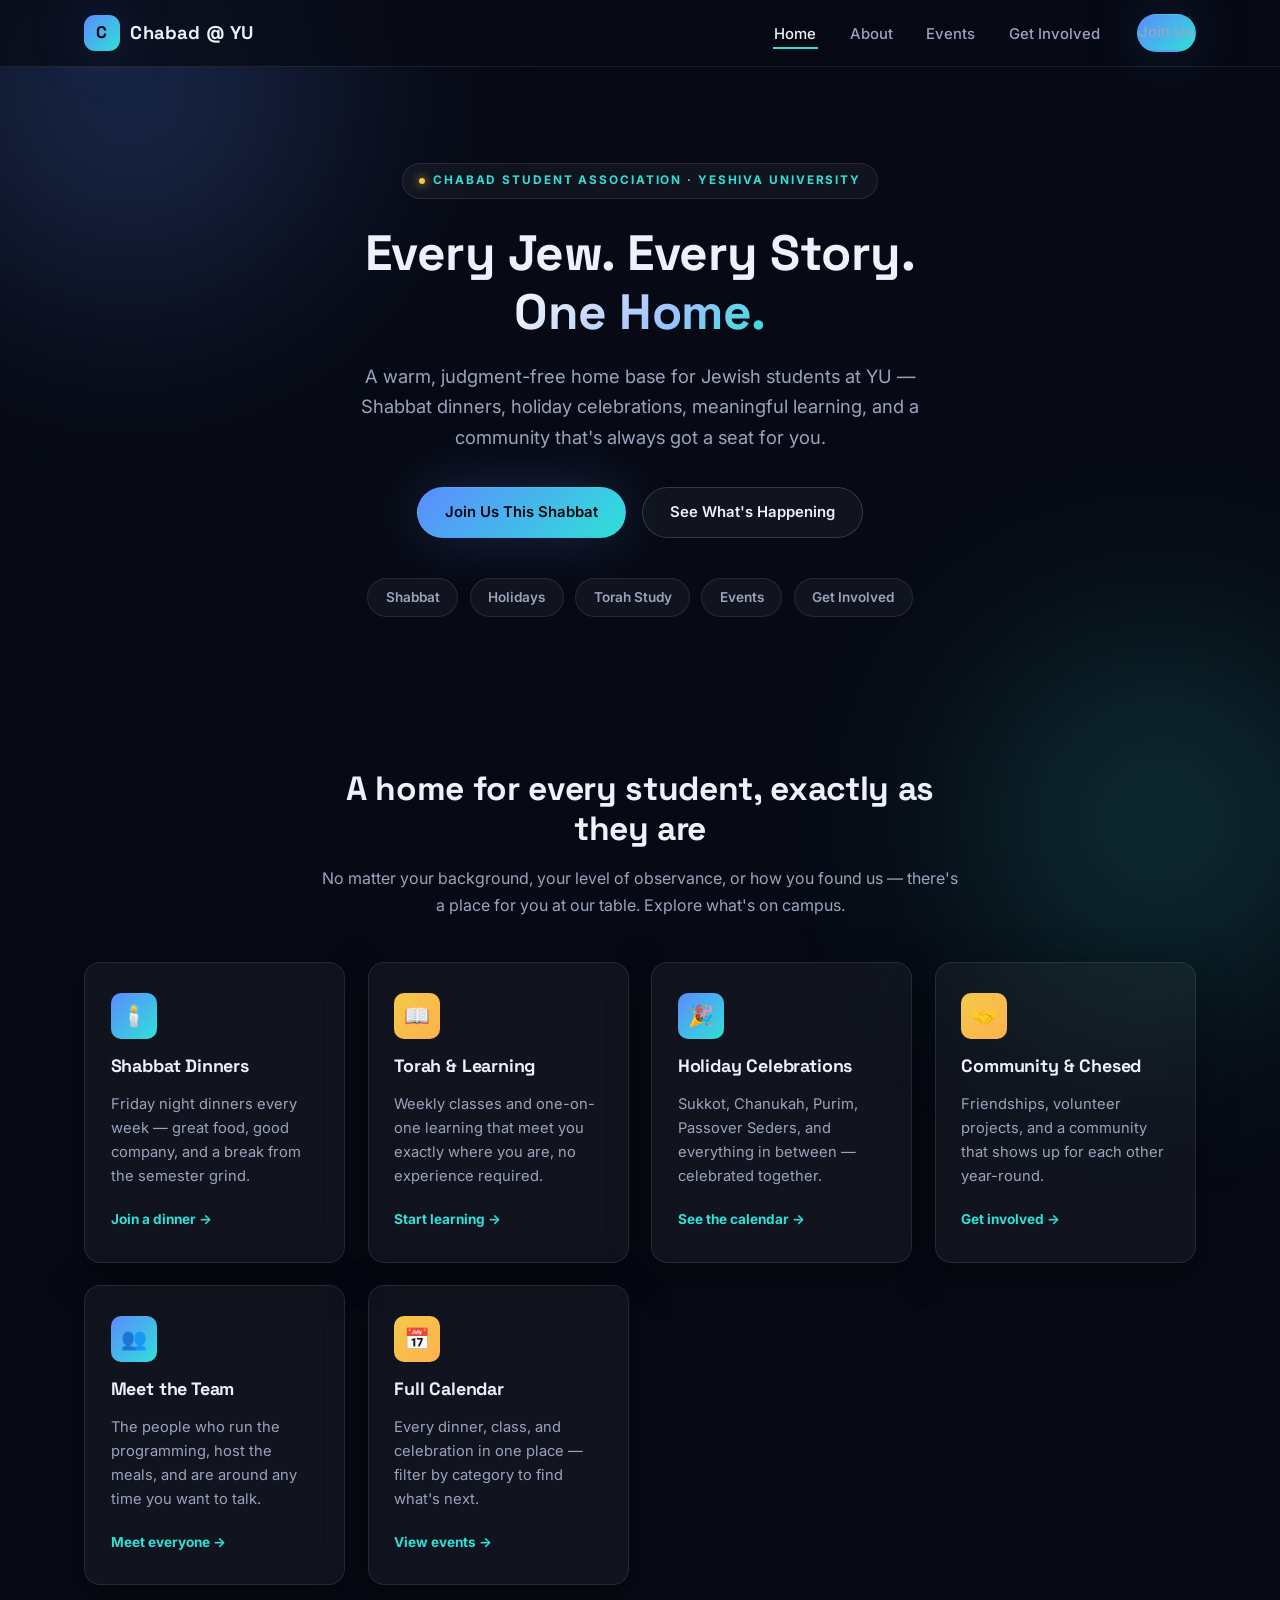
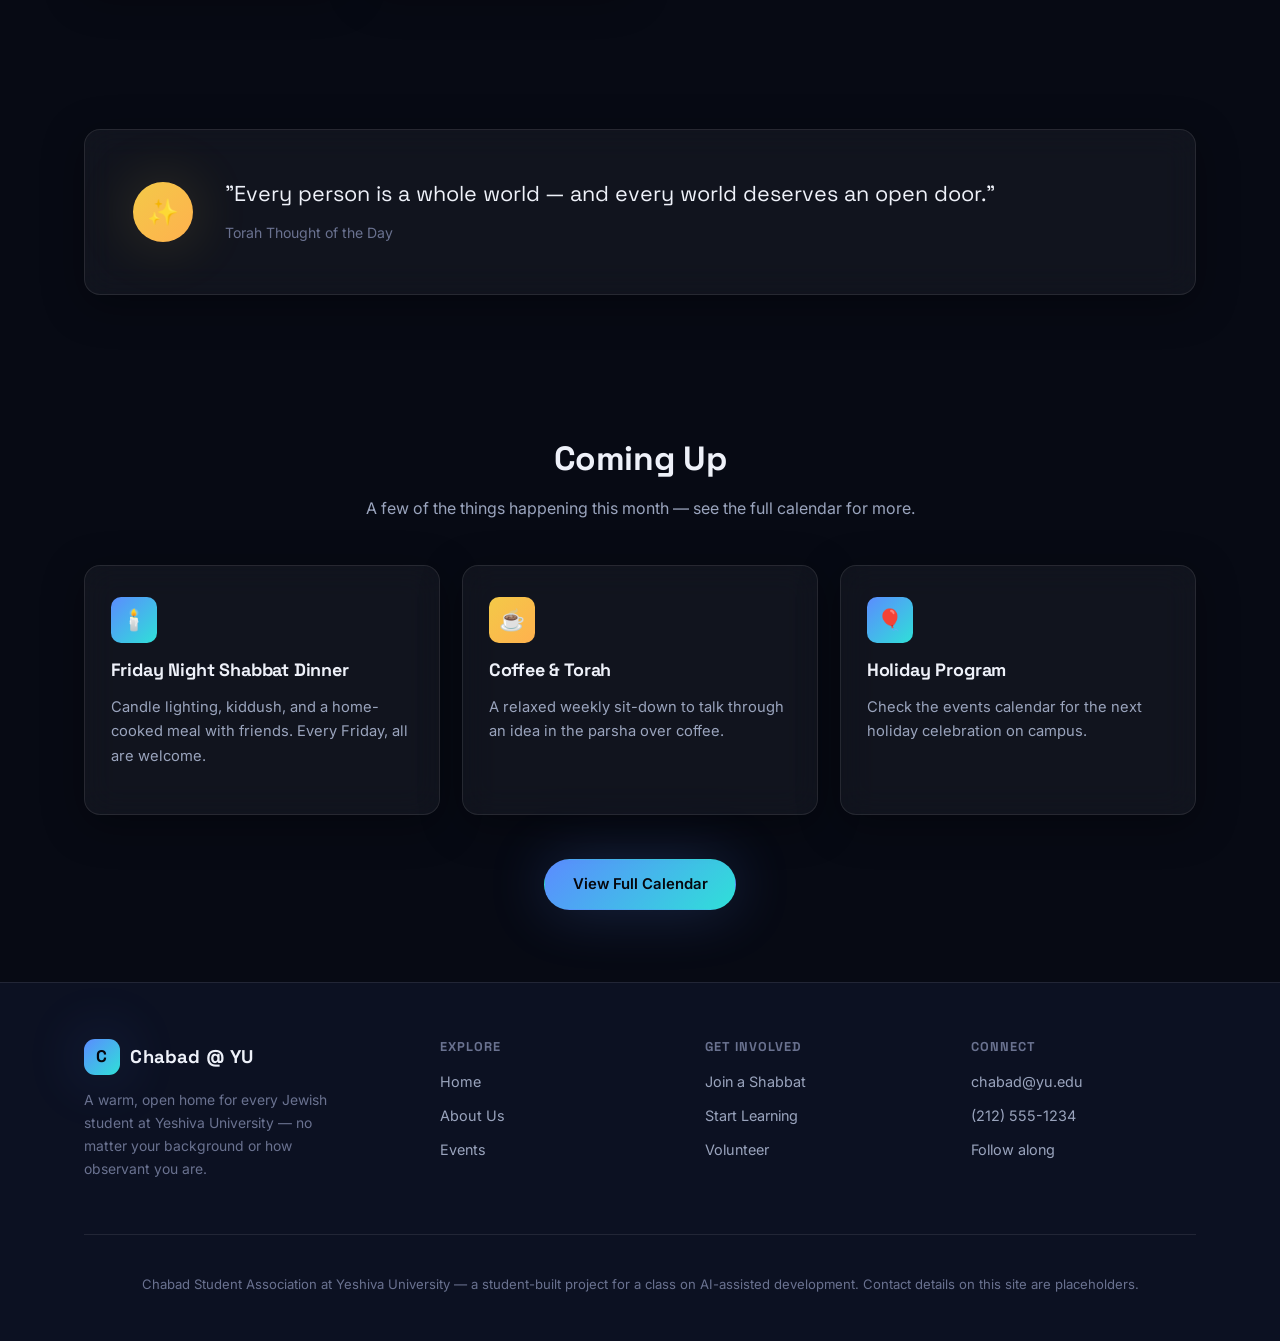
<file: index.html>
<!DOCTYPE html>
<html lang="en">
<head>
  <meta charset="UTF-8" />
  <meta name="viewport" content="width=device-width, initial-scale=1.0" />
  <title>Chabad Student Association at YU</title>
  <meta name="description" content="Chabad Student Association at Yeshiva University — a warm, open home for every Jewish student on campus." />
  <link rel="preconnect" href="https://fonts.googleapis.com">
  <link href="https://fonts.googleapis.com/css2?family=Space+Grotesk:wght@500;700&family=Inter:wght@400;500;600;700&display=swap" rel="stylesheet">
  <link rel="stylesheet" href="css/styles.css" />
</head>
<body>

  <header class="site-header">
    <nav class="nav-wrap">
      <a href="index.html" class="brand">
        <span class="brand-mark">C</span>
        Chabad @ YU
      </a>
      <button class="nav-toggle" aria-label="Toggle navigation" aria-expanded="false">&#9776;</button>
      <ul class="nav-links">
        <li><a href="index.html">Home</a></li>
        <li><a href="about.html">About</a></li>
        <li><a href="events.html">Events</a></li>
        <li><a href="get-involved.html">Get Involved</a></li>
        <li><a href="get-involved.html" class="btn btn-primary btn-sm">Join Us</a></li>
      </ul>
    </nav>
  </header>

  <section class="hero">
    <div class="hero-inner">
      <span class="eyebrow"><span class="dot"></span> Chabad Student Association &middot; Yeshiva University</span>
      <h1>Every Jew. Every Story.<br><span class="gradient-text">One Home.</span></h1>
      <p class="lead">
        A warm, judgment-free home base for Jewish students at YU — Shabbat dinners, holiday
        celebrations, meaningful learning, and a community that's always got a seat for you.
      </p>
      <div class="hero-actions">
        <a href="get-involved.html" class="btn btn-primary">Join Us This Shabbat</a>
        <a href="events.html" class="btn btn-ghost">See What's Happening</a>
      </div>
      <div class="chip-row">
        <a href="#explore" class="chip">Shabbat</a>
        <a href="#explore" class="chip">Holidays</a>
        <a href="#explore" class="chip">Torah Study</a>
        <a href="events.html" class="chip">Events</a>
        <a href="get-involved.html" class="chip">Get Involved</a>
      </div>
    </div>
  </section>

  <section id="explore">
    <div class="container">
      <div class="section-head reveal">
        <h2>A home for every student, exactly as they are</h2>
        <p>
          No matter your background, your level of observance, or how you found us —
          there's a place for you at our table. Explore what's on campus.
        </p>
      </div>
      <div class="tile-grid">
        <a href="get-involved.html" class="tile glass reveal">
          <div class="tile-icon">🕯️</div>
          <h3>Shabbat Dinners</h3>
          <p>Friday night dinners every week — great food, good company, and a break from the semester grind.</p>
          <span class="tile-link">Join a dinner →</span>
        </a>
        <a href="about.html" class="tile glass gold reveal">
          <div class="tile-icon">📖</div>
          <h3>Torah &amp; Learning</h3>
          <p>Weekly classes and one-on-one learning that meet you exactly where you are, no experience required.</p>
          <span class="tile-link">Start learning →</span>
        </a>
        <a href="events.html" class="tile glass reveal">
          <div class="tile-icon">🎉</div>
          <h3>Holiday Celebrations</h3>
          <p>Sukkot, Chanukah, Purim, Passover Seders, and everything in between — celebrated together.</p>
          <span class="tile-link">See the calendar →</span>
        </a>
        <a href="get-involved.html" class="tile glass gold reveal">
          <div class="tile-icon">🤝</div>
          <h3>Community &amp; Chesed</h3>
          <p>Friendships, volunteer projects, and a community that shows up for each other year-round.</p>
          <span class="tile-link">Get involved →</span>
        </a>
        <a href="about.html" class="tile glass reveal">
          <div class="tile-icon">👥</div>
          <h3>Meet the Team</h3>
          <p>The people who run the programming, host the meals, and are around any time you want to talk.</p>
          <span class="tile-link">Meet everyone →</span>
        </a>
        <a href="events.html" class="tile glass gold reveal">
          <div class="tile-icon">📅</div>
          <h3>Full Calendar</h3>
          <p>Every dinner, class, and celebration in one place — filter by category to find what's next.</p>
          <span class="tile-link">View events →</span>
        </a>
      </div>
    </div>
  </section>

  <section>
    <div class="container">
      <div class="thought-panel glass reveal">
        <div class="thought-mark">✨</div>
        <div>
          <blockquote>"Every person is a whole world — and every world deserves an open door."</blockquote>
          <cite>Torah Thought of the Day</cite>
        </div>
      </div>
    </div>
  </section>

  <section>
    <div class="container">
      <div class="section-head reveal">
        <h2>Coming Up</h2>
        <p>A few of the things happening this month — see the full calendar for more.</p>
      </div>
      <div class="tile-grid">
        <div class="tile glass reveal">
          <div class="tile-icon">🕯️</div>
          <h3>Friday Night Shabbat Dinner</h3>
          <p>Candle lighting, kiddush, and a home-cooked meal with friends. Every Friday, all are welcome.</p>
        </div>
        <div class="tile glass gold reveal">
          <div class="tile-icon">☕</div>
          <h3>Coffee &amp; Torah</h3>
          <p>A relaxed weekly sit-down to talk through an idea in the parsha over coffee.</p>
        </div>
        <div class="tile glass reveal">
          <div class="tile-icon">🎈</div>
          <h3>Holiday Program</h3>
          <p>Check the events calendar for the next holiday celebration on campus.</p>
        </div>
      </div>
      <div style="text-align:center; margin-top: 2.75rem;">
        <a href="events.html" class="btn btn-primary">View Full Calendar</a>
      </div>
    </div>
  </section>

  <footer class="site-footer">
    <div class="container">
      <div class="footer-grid">
        <div class="footer-brand">
          <a href="index.html" class="brand">
            <span class="brand-mark">C</span>
            Chabad @ YU
          </a>
          <p>A warm, open home for every Jewish student at Yeshiva University — no matter your background or how observant you are.</p>
        </div>
        <div class="footer-col">
          <h4>Explore</h4>
          <ul>
            <li><a href="index.html">Home</a></li>
            <li><a href="about.html">About Us</a></li>
            <li><a href="events.html">Events</a></li>
          </ul>
        </div>
        <div class="footer-col">
          <h4>Get Involved</h4>
          <ul>
            <li><a href="get-involved.html">Join a Shabbat</a></li>
            <li><a href="get-involved.html">Start Learning</a></li>
            <li><a href="get-involved.html">Volunteer</a></li>
          </ul>
        </div>
        <div class="footer-col">
          <h4>Connect</h4>
          <ul>
            <li><a href="mailto:chabad@yu.edu">chabad@yu.edu</a></li>
            <li><a href="tel:+12125551234">(212) 555-1234</a></li>
            <li><a href="get-involved.html">Follow along</a></li>
          </ul>
        </div>
      </div>
      <div class="footer-bottom">
        <p>Chabad Student Association at Yeshiva University &mdash; a student-built project for a class on AI-assisted development. Contact details on this site are placeholders.</p>
      </div>
    </div>
  </footer>

  <script src="js/main.js"></script>
</body>
</html>
</file>
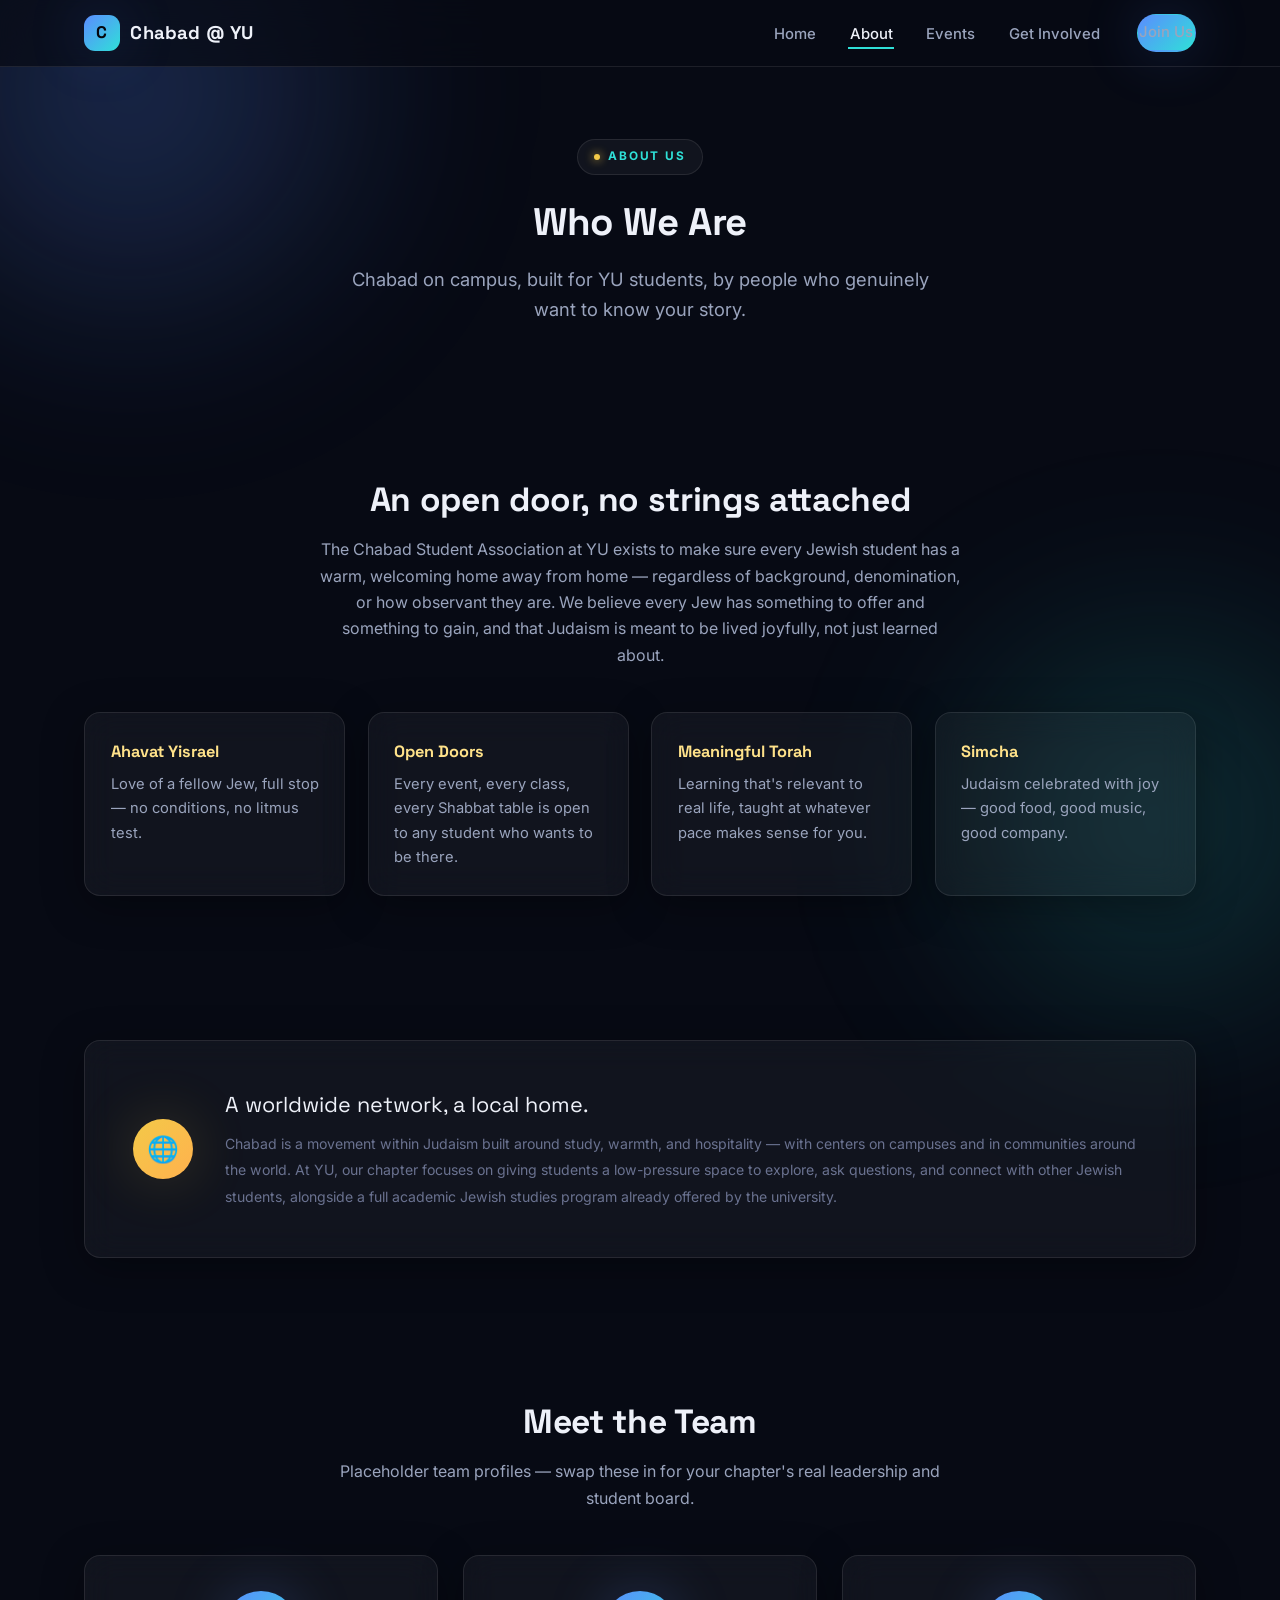
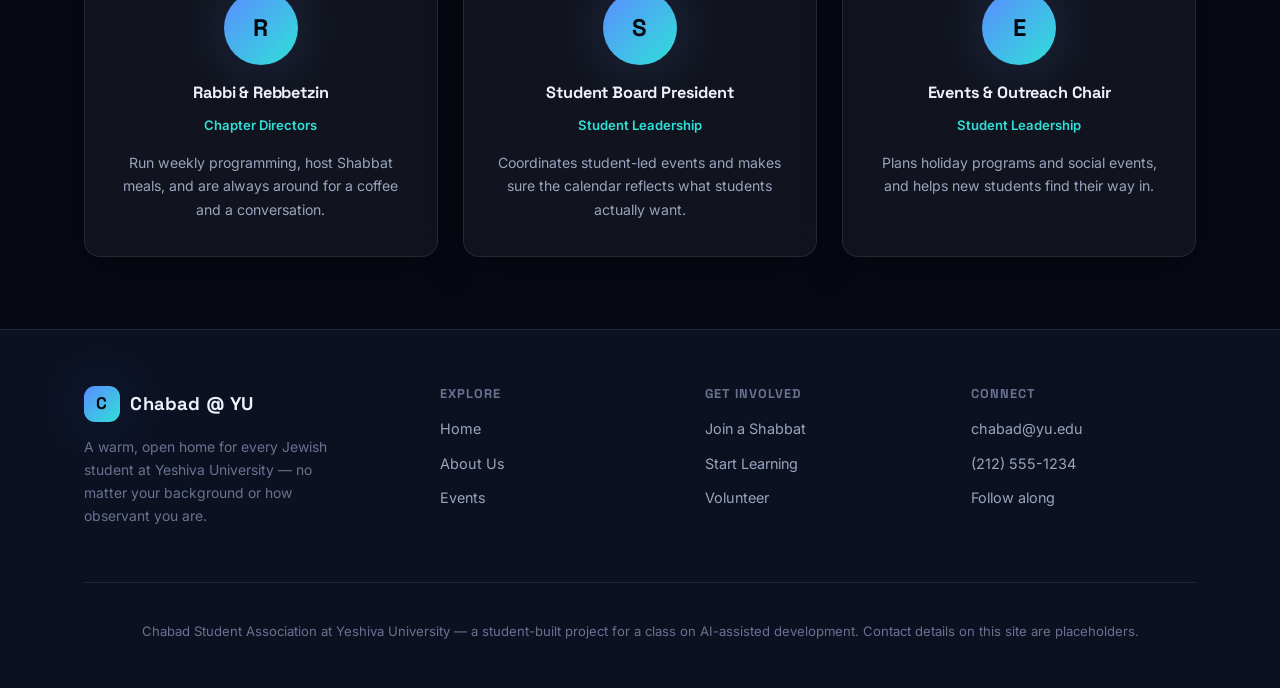
<file: about.html>
<!DOCTYPE html>
<html lang="en">
<head>
  <meta charset="UTF-8" />
  <meta name="viewport" content="width=device-width, initial-scale=1.0" />
  <title>About Us — Chabad Student Association at YU</title>
  <meta name="description" content="Learn about the Chabad Student Association at Yeshiva University: our mission, our values, and the people behind it." />
  <link rel="preconnect" href="https://fonts.googleapis.com">
  <link href="https://fonts.googleapis.com/css2?family=Space+Grotesk:wght@500;700&family=Inter:wght@400;500;600;700&display=swap" rel="stylesheet">
  <link rel="stylesheet" href="css/styles.css" />
</head>
<body>

  <header class="site-header">
    <nav class="nav-wrap">
      <a href="index.html" class="brand">
        <span class="brand-mark">C</span>
        Chabad @ YU
      </a>
      <button class="nav-toggle" aria-label="Toggle navigation" aria-expanded="false">&#9776;</button>
      <ul class="nav-links">
        <li><a href="index.html">Home</a></li>
        <li><a href="about.html">About</a></li>
        <li><a href="events.html">Events</a></li>
        <li><a href="get-involved.html">Get Involved</a></li>
        <li><a href="get-involved.html" class="btn btn-primary btn-sm">Join Us</a></li>
      </ul>
    </nav>
  </header>

  <section class="hero page-hero">
    <div class="hero-inner">
      <span class="eyebrow"><span class="dot"></span> About Us</span>
      <h1>Who We Are</h1>
      <p class="lead">
        Chabad on campus, built for YU students, by people who genuinely want to know your story.
      </p>
    </div>
  </section>

  <section>
    <div class="container">
      <div class="section-head reveal">
        <h2>An open door, no strings attached</h2>
        <p>
          The Chabad Student Association at YU exists to make sure every Jewish student has a warm,
          welcoming home away from home — regardless of background, denomination, or how observant
          they are. We believe every Jew has something to offer and something to gain, and that
          Judaism is meant to be lived joyfully, not just learned about.
        </p>
      </div>
      <ul class="value-list">
        <li class="glass reveal">
          <strong>Ahavat Yisrael</strong>
          <p>Love of a fellow Jew, full stop — no conditions, no litmus test.</p>
        </li>
        <li class="glass reveal">
          <strong>Open Doors</strong>
          <p>Every event, every class, every Shabbat table is open to any student who wants to be there.</p>
        </li>
        <li class="glass reveal">
          <strong>Meaningful Torah</strong>
          <p>Learning that's relevant to real life, taught at whatever pace makes sense for you.</p>
        </li>
        <li class="glass reveal">
          <strong>Simcha</strong>
          <p>Judaism celebrated with joy — good food, good music, good company.</p>
        </li>
      </ul>
    </div>
  </section>

  <section>
    <div class="container">
      <div class="thought-panel glass reveal">
        <div class="thought-mark">🌐</div>
        <div>
          <blockquote>A worldwide network, a local home.</blockquote>
          <cite>
            Chabad is a movement within Judaism built around study, warmth, and hospitality — with centers
            on campuses and in communities around the world. At YU, our chapter focuses on giving students
            a low-pressure space to explore, ask questions, and connect with other Jewish students, alongside
            a full academic Jewish studies program already offered by the university.
          </cite>
        </div>
      </div>
    </div>
  </section>

  <section>
    <div class="container">
      <div class="section-head reveal">
        <h2>Meet the Team</h2>
        <p>Placeholder team profiles — swap these in for your chapter's real leadership and student board.</p>
      </div>
      <div class="team-grid">
        <div class="team-card glass reveal">
          <div class="team-avatar">R</div>
          <h3>Rabbi &amp; Rebbetzin</h3>
          <p class="team-role">Chapter Directors</p>
          <p class="bio">Run weekly programming, host Shabbat meals, and are always around for a coffee and a conversation.</p>
        </div>
        <div class="team-card glass reveal">
          <div class="team-avatar">S</div>
          <h3>Student Board President</h3>
          <p class="team-role">Student Leadership</p>
          <p class="bio">Coordinates student-led events and makes sure the calendar reflects what students actually want.</p>
        </div>
        <div class="team-card glass reveal">
          <div class="team-avatar">E</div>
          <h3>Events &amp; Outreach Chair</h3>
          <p class="team-role">Student Leadership</p>
          <p class="bio">Plans holiday programs and social events, and helps new students find their way in.</p>
        </div>
      </div>
    </div>
  </section>

  <footer class="site-footer">
    <div class="container">
      <div class="footer-grid">
        <div class="footer-brand">
          <a href="index.html" class="brand">
            <span class="brand-mark">C</span>
            Chabad @ YU
          </a>
          <p>A warm, open home for every Jewish student at Yeshiva University — no matter your background or how observant you are.</p>
        </div>
        <div class="footer-col">
          <h4>Explore</h4>
          <ul>
            <li><a href="index.html">Home</a></li>
            <li><a href="about.html">About Us</a></li>
            <li><a href="events.html">Events</a></li>
          </ul>
        </div>
        <div class="footer-col">
          <h4>Get Involved</h4>
          <ul>
            <li><a href="get-involved.html">Join a Shabbat</a></li>
            <li><a href="get-involved.html">Start Learning</a></li>
            <li><a href="get-involved.html">Volunteer</a></li>
          </ul>
        </div>
        <div class="footer-col">
          <h4>Connect</h4>
          <ul>
            <li><a href="mailto:chabad@yu.edu">chabad@yu.edu</a></li>
            <li><a href="tel:+12125551234">(212) 555-1234</a></li>
            <li><a href="get-involved.html">Follow along</a></li>
          </ul>
        </div>
      </div>
      <div class="footer-bottom">
        <p>Chabad Student Association at Yeshiva University &mdash; a student-built project for a class on AI-assisted development. Contact details on this site are placeholders.</p>
      </div>
    </div>
  </footer>

  <script src="js/main.js"></script>
</body>
</html>
</file>
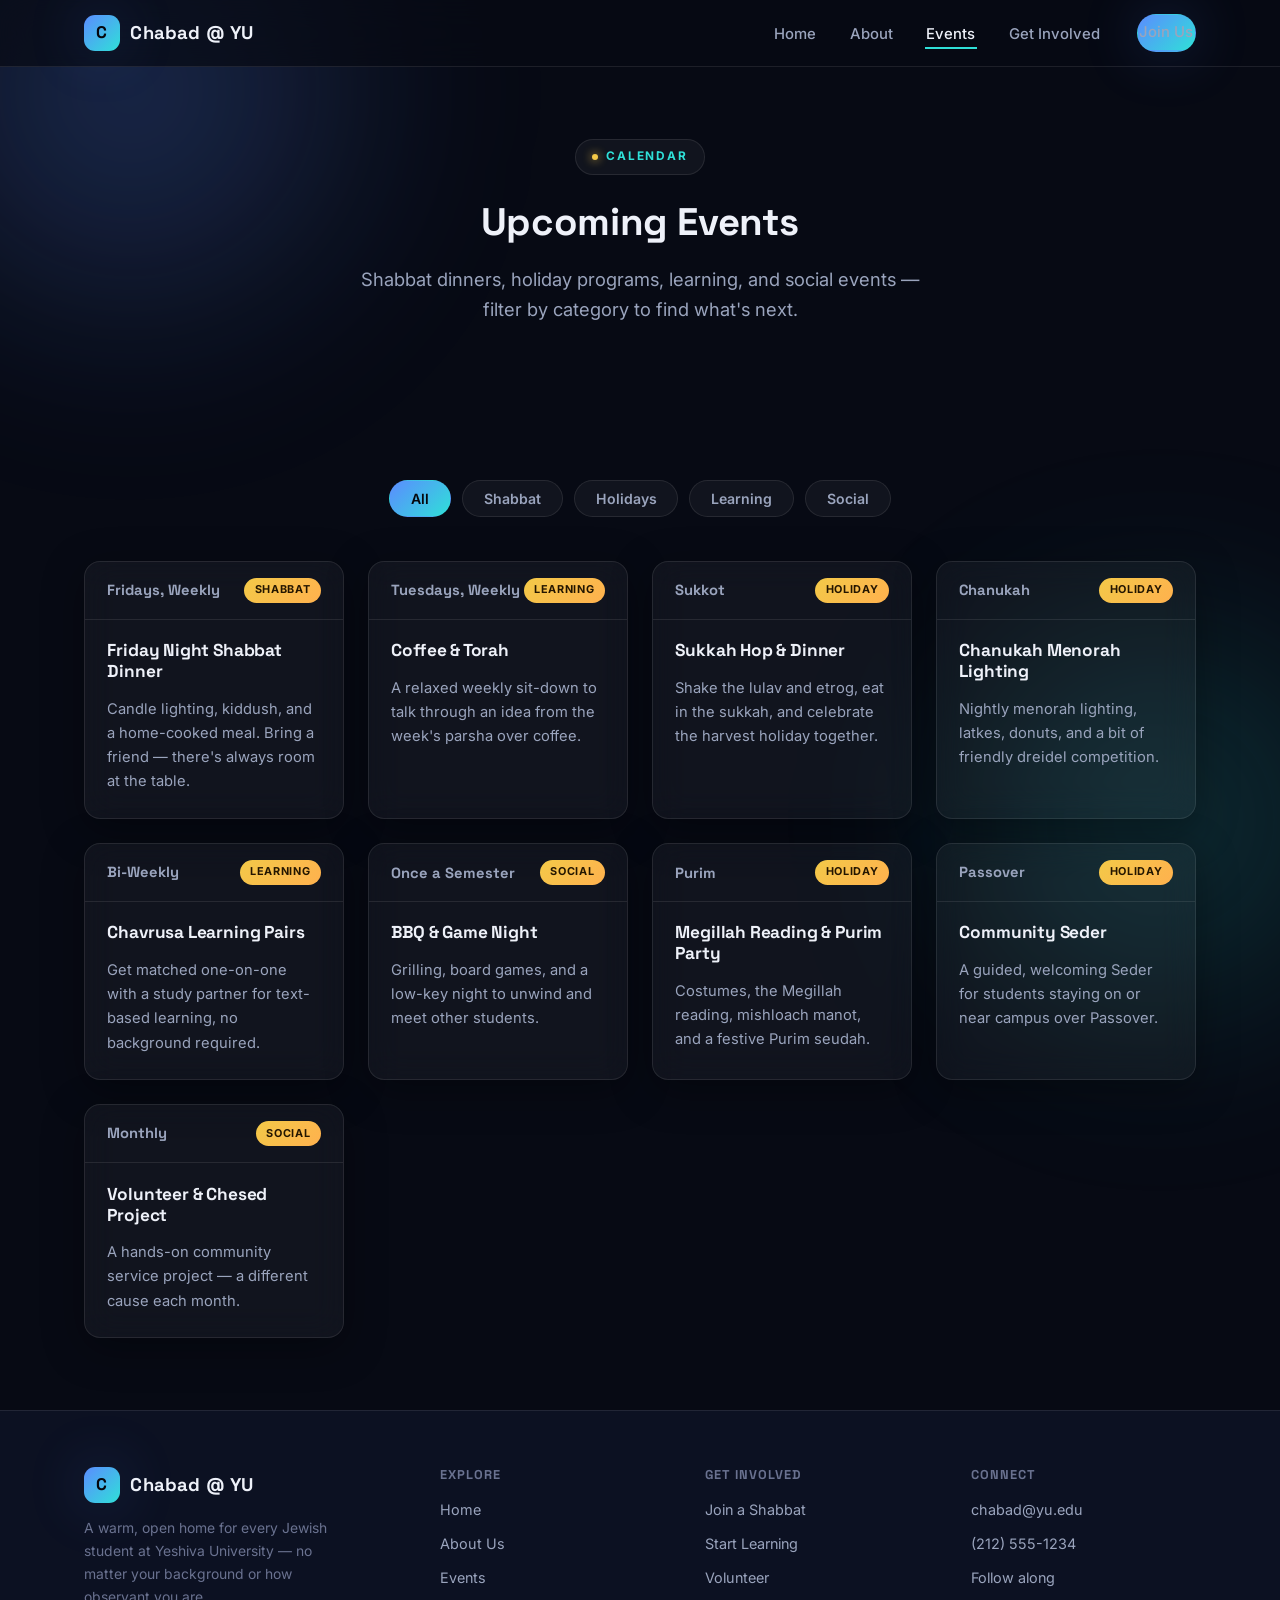
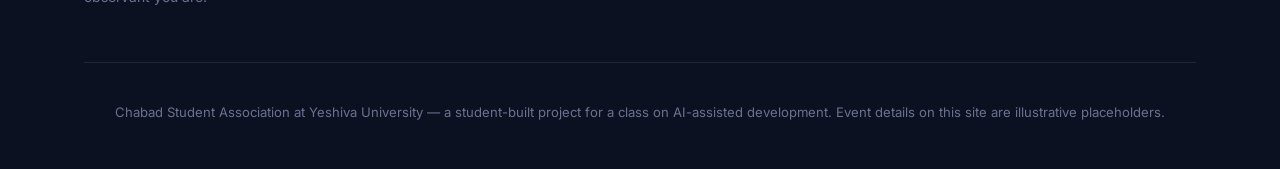
<file: events.html>
<!DOCTYPE html>
<html lang="en">
<head>
  <meta charset="UTF-8" />
  <meta name="viewport" content="width=device-width, initial-scale=1.0" />
  <title>Events — Chabad Student Association at YU</title>
  <meta name="description" content="Upcoming Shabbat dinners, holiday celebrations, learning, and social events with Chabad at Yeshiva University." />
  <link rel="preconnect" href="https://fonts.googleapis.com">
  <link href="https://fonts.googleapis.com/css2?family=Space+Grotesk:wght@500;700&family=Inter:wght@400;500;600;700&display=swap" rel="stylesheet">
  <link rel="stylesheet" href="css/styles.css" />
</head>
<body>

  <header class="site-header">
    <nav class="nav-wrap">
      <a href="index.html" class="brand">
        <span class="brand-mark">C</span>
        Chabad @ YU
      </a>
      <button class="nav-toggle" aria-label="Toggle navigation" aria-expanded="false">&#9776;</button>
      <ul class="nav-links">
        <li><a href="index.html">Home</a></li>
        <li><a href="about.html">About</a></li>
        <li><a href="events.html">Events</a></li>
        <li><a href="get-involved.html">Get Involved</a></li>
        <li><a href="get-involved.html" class="btn btn-primary btn-sm">Join Us</a></li>
      </ul>
    </nav>
  </header>

  <section class="hero page-hero">
    <div class="hero-inner">
      <span class="eyebrow"><span class="dot"></span> Calendar</span>
      <h1>Upcoming Events</h1>
      <p class="lead">
        Shabbat dinners, holiday programs, learning, and social events — filter by category to find what's next.
      </p>
    </div>
  </section>

  <section>
    <div class="container">

      <div class="filter-bar">
        <button class="filter-btn active" data-filter="all">All</button>
        <button class="filter-btn" data-filter="shabbat">Shabbat</button>
        <button class="filter-btn" data-filter="holiday">Holidays</button>
        <button class="filter-btn" data-filter="learning">Learning</button>
        <button class="filter-btn" data-filter="social">Social</button>
      </div>

      <div class="event-grid">

        <div class="event-card glass" data-category="shabbat">
          <div class="event-date">Fridays, Weekly <span class="event-tag">Shabbat</span></div>
          <div class="event-body">
            <h3>Friday Night Shabbat Dinner</h3>
            <p>Candle lighting, kiddush, and a home-cooked meal. Bring a friend — there's always room at the table.</p>
          </div>
        </div>

        <div class="event-card glass" data-category="learning">
          <div class="event-date">Tuesdays, Weekly <span class="event-tag">Learning</span></div>
          <div class="event-body">
            <h3>Coffee &amp; Torah</h3>
            <p>A relaxed weekly sit-down to talk through an idea from the week's parsha over coffee.</p>
          </div>
        </div>

        <div class="event-card glass" data-category="holiday">
          <div class="event-date">Sukkot <span class="event-tag">Holiday</span></div>
          <div class="event-body">
            <h3>Sukkah Hop &amp; Dinner</h3>
            <p>Shake the lulav and etrog, eat in the sukkah, and celebrate the harvest holiday together.</p>
          </div>
        </div>

        <div class="event-card glass" data-category="holiday">
          <div class="event-date">Chanukah <span class="event-tag">Holiday</span></div>
          <div class="event-body">
            <h3>Chanukah Menorah Lighting</h3>
            <p>Nightly menorah lighting, latkes, donuts, and a bit of friendly dreidel competition.</p>
          </div>
        </div>

        <div class="event-card glass" data-category="learning">
          <div class="event-date">Bi-Weekly <span class="event-tag">Learning</span></div>
          <div class="event-body">
            <h3>Chavrusa Learning Pairs</h3>
            <p>Get matched one-on-one with a study partner for text-based learning, no background required.</p>
          </div>
        </div>

        <div class="event-card glass" data-category="social">
          <div class="event-date">Once a Semester <span class="event-tag">Social</span></div>
          <div class="event-body">
            <h3>BBQ &amp; Game Night</h3>
            <p>Grilling, board games, and a low-key night to unwind and meet other students.</p>
          </div>
        </div>

        <div class="event-card glass" data-category="holiday">
          <div class="event-date">Purim <span class="event-tag">Holiday</span></div>
          <div class="event-body">
            <h3>Megillah Reading &amp; Purim Party</h3>
            <p>Costumes, the Megillah reading, mishloach manot, and a festive Purim seudah.</p>
          </div>
        </div>

        <div class="event-card glass" data-category="holiday">
          <div class="event-date">Passover <span class="event-tag">Holiday</span></div>
          <div class="event-body">
            <h3>Community Seder</h3>
            <p>A guided, welcoming Seder for students staying on or near campus over Passover.</p>
          </div>
        </div>

        <div class="event-card glass" data-category="social">
          <div class="event-date">Monthly <span class="event-tag">Social</span></div>
          <div class="event-body">
            <h3>Volunteer &amp; Chesed Project</h3>
            <p>A hands-on community service project — a different cause each month.</p>
          </div>
        </div>

      </div>

      <p class="empty-state">No events in this category right now — check back soon!</p>

    </div>
  </section>

  <footer class="site-footer">
    <div class="container">
      <div class="footer-grid">
        <div class="footer-brand">
          <a href="index.html" class="brand">
            <span class="brand-mark">C</span>
            Chabad @ YU
          </a>
          <p>A warm, open home for every Jewish student at Yeshiva University — no matter your background or how observant you are.</p>
        </div>
        <div class="footer-col">
          <h4>Explore</h4>
          <ul>
            <li><a href="index.html">Home</a></li>
            <li><a href="about.html">About Us</a></li>
            <li><a href="events.html">Events</a></li>
          </ul>
        </div>
        <div class="footer-col">
          <h4>Get Involved</h4>
          <ul>
            <li><a href="get-involved.html">Join a Shabbat</a></li>
            <li><a href="get-involved.html">Start Learning</a></li>
            <li><a href="get-involved.html">Volunteer</a></li>
          </ul>
        </div>
        <div class="footer-col">
          <h4>Connect</h4>
          <ul>
            <li><a href="mailto:chabad@yu.edu">chabad@yu.edu</a></li>
            <li><a href="tel:+12125551234">(212) 555-1234</a></li>
            <li><a href="get-involved.html">Follow along</a></li>
          </ul>
        </div>
      </div>
      <div class="footer-bottom">
        <p>Chabad Student Association at Yeshiva University &mdash; a student-built project for a class on AI-assisted development. Event details on this site are illustrative placeholders.</p>
      </div>
    </div>
  </footer>

  <script src="js/main.js"></script>
</body>
</html>
</file>
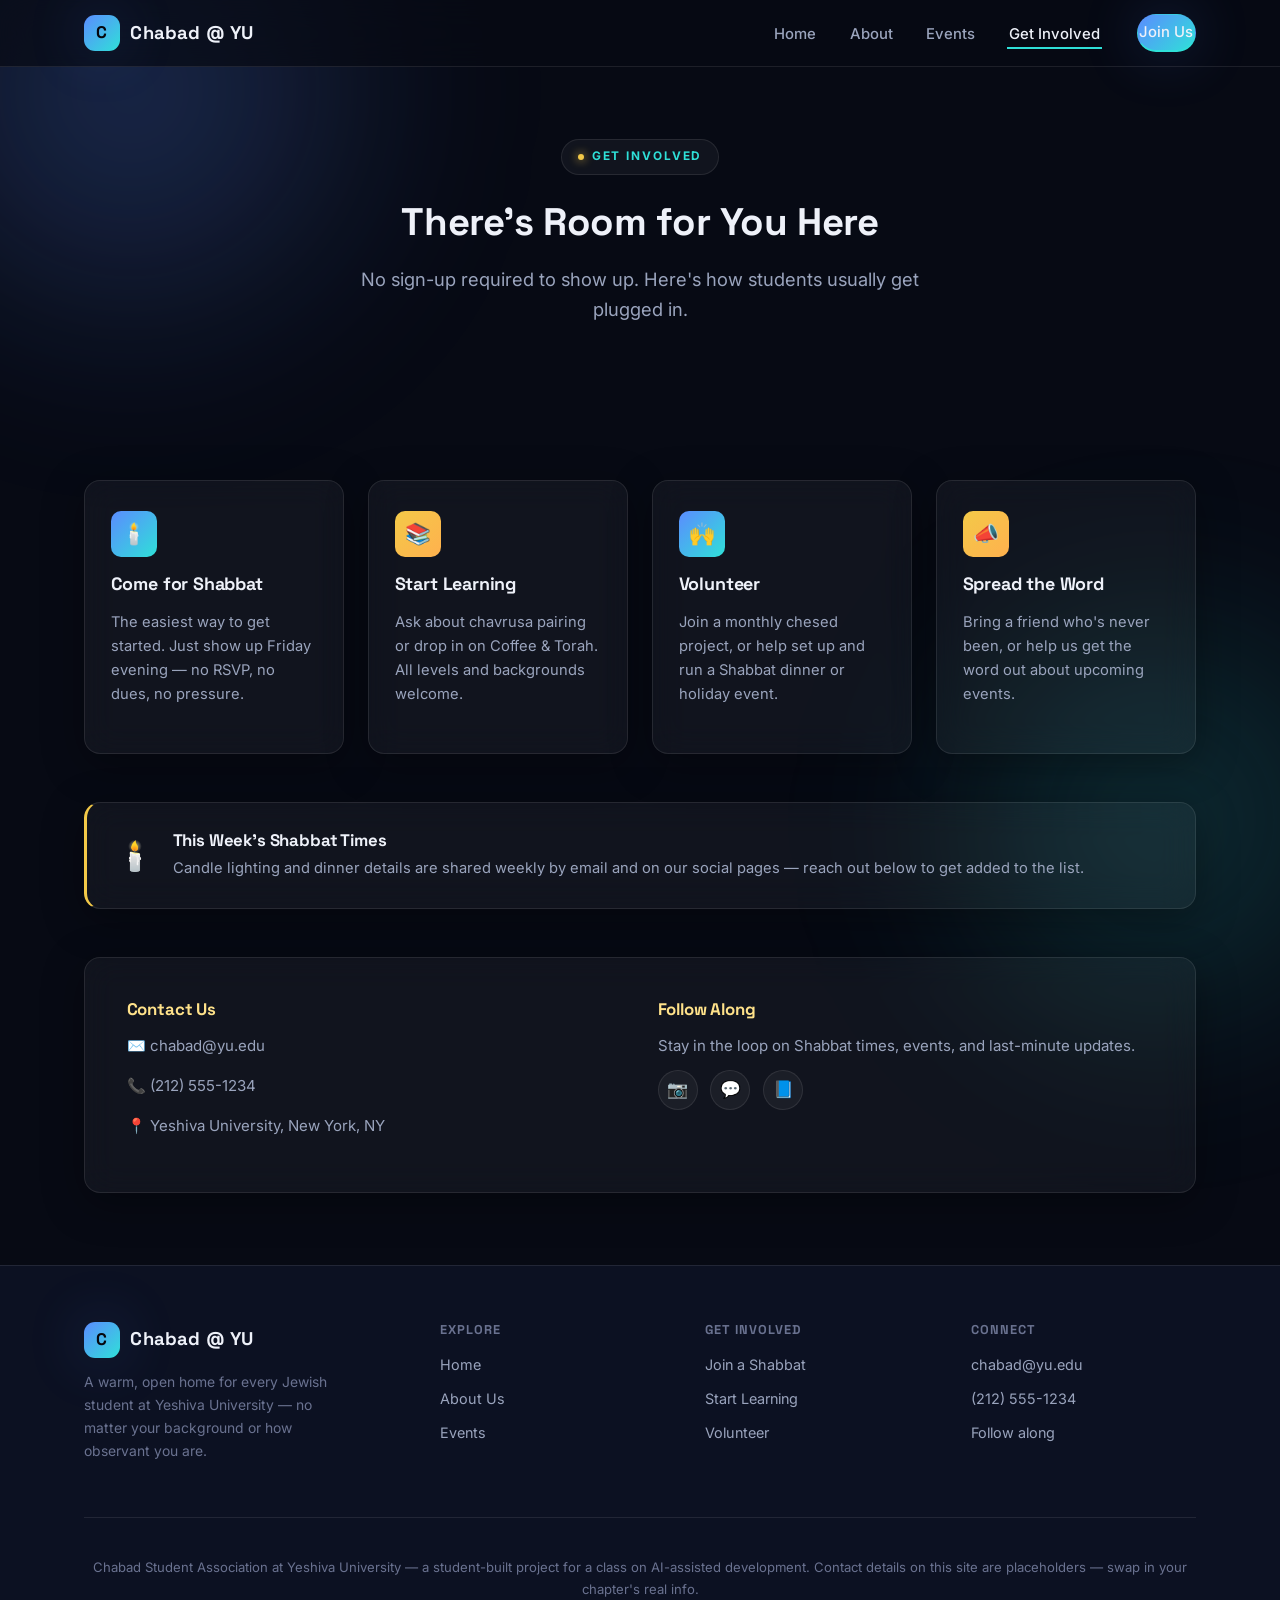
<file: get-involved.html>
<!DOCTYPE html>
<html lang="en">
<head>
  <meta charset="UTF-8" />
  <meta name="viewport" content="width=device-width, initial-scale=1.0" />
  <title>Get Involved — Chabad Student Association at YU</title>
  <meta name="description" content="Ways to get involved with Chabad at Yeshiva University, plus contact info and Shabbat times." />
  <link rel="preconnect" href="https://fonts.googleapis.com">
  <link href="https://fonts.googleapis.com/css2?family=Space+Grotesk:wght@500;700&family=Inter:wght@400;500;600;700&display=swap" rel="stylesheet">
  <link rel="stylesheet" href="css/styles.css" />
</head>
<body>

  <header class="site-header">
    <nav class="nav-wrap">
      <a href="index.html" class="brand">
        <span class="brand-mark">C</span>
        Chabad @ YU
      </a>
      <button class="nav-toggle" aria-label="Toggle navigation" aria-expanded="false">&#9776;</button>
      <ul class="nav-links">
        <li><a href="index.html">Home</a></li>
        <li><a href="about.html">About</a></li>
        <li><a href="events.html">Events</a></li>
        <li><a href="get-involved.html">Get Involved</a></li>
        <li><a href="get-involved.html" class="btn btn-primary btn-sm">Join Us</a></li>
      </ul>
    </nav>
  </header>

  <section class="hero page-hero">
    <div class="hero-inner">
      <span class="eyebrow"><span class="dot"></span> Get Involved</span>
      <h1>There's Room for You Here</h1>
      <p class="lead">
        No sign-up required to show up. Here's how students usually get plugged in.
      </p>
    </div>
  </section>

  <section>
    <div class="container">

      <div class="involve-grid">
        <div class="tile glass reveal">
          <div class="tile-icon">🕯️</div>
          <h3>Come for Shabbat</h3>
          <p>The easiest way to get started. Just show up Friday evening — no RSVP, no dues, no pressure.</p>
        </div>
        <div class="tile glass gold reveal">
          <div class="tile-icon">📚</div>
          <h3>Start Learning</h3>
          <p>Ask about chavrusa pairing or drop in on Coffee &amp; Torah. All levels and backgrounds welcome.</p>
        </div>
        <div class="tile glass reveal">
          <div class="tile-icon">🙌</div>
          <h3>Volunteer</h3>
          <p>Join a monthly chesed project, or help set up and run a Shabbat dinner or holiday event.</p>
        </div>
        <div class="tile glass gold reveal">
          <div class="tile-icon">📣</div>
          <h3>Spread the Word</h3>
          <p>Bring a friend who's never been, or help us get the word out about upcoming events.</p>
        </div>
      </div>

      <div class="shabbat-callout glass reveal">
        <span class="flame">🕯️</span>
        <div>
          <h3>This Week's Shabbat Times</h3>
          <p>Candle lighting and dinner details are shared weekly by email and on our social pages — reach out below to get added to the list.</p>
        </div>
      </div>

      <div class="contact-panel glass reveal">
        <div>
          <h3>Contact Us</h3>
          <p class="contact-item">✉️ <a href="mailto:chabad@yu.edu">chabad@yu.edu</a></p>
          <p class="contact-item">📞 <a href="tel:+12125551234">(212) 555-1234</a></p>
          <p class="contact-item">📍 Yeshiva University, New York, NY</p>
        </div>
        <div>
          <h3>Follow Along</h3>
          <p class="contact-item">Stay in the loop on Shabbat times, events, and last-minute updates.</p>
          <div class="social-row">
            <a href="#" aria-label="Instagram">📷</a>
            <a href="#" aria-label="WhatsApp">💬</a>
            <a href="#" aria-label="Facebook">📘</a>
          </div>
        </div>
      </div>

    </div>
  </section>

  <footer class="site-footer">
    <div class="container">
      <div class="footer-grid">
        <div class="footer-brand">
          <a href="index.html" class="brand">
            <span class="brand-mark">C</span>
            Chabad @ YU
          </a>
          <p>A warm, open home for every Jewish student at Yeshiva University — no matter your background or how observant you are.</p>
        </div>
        <div class="footer-col">
          <h4>Explore</h4>
          <ul>
            <li><a href="index.html">Home</a></li>
            <li><a href="about.html">About Us</a></li>
            <li><a href="events.html">Events</a></li>
          </ul>
        </div>
        <div class="footer-col">
          <h4>Get Involved</h4>
          <ul>
            <li><a href="get-involved.html">Join a Shabbat</a></li>
            <li><a href="get-involved.html">Start Learning</a></li>
            <li><a href="get-involved.html">Volunteer</a></li>
          </ul>
        </div>
        <div class="footer-col">
          <h4>Connect</h4>
          <ul>
            <li><a href="mailto:chabad@yu.edu">chabad@yu.edu</a></li>
            <li><a href="tel:+12125551234">(212) 555-1234</a></li>
            <li><a href="get-involved.html">Follow along</a></li>
          </ul>
        </div>
      </div>
      <div class="footer-bottom">
        <p>Chabad Student Association at Yeshiva University &mdash; a student-built project for a class on AI-assisted development. Contact details on this site are placeholders — swap in your chapter's real info.</p>
      </div>
    </div>
  </footer>

  <script src="js/main.js"></script>
</body>
</html>
</file>
<file: css/styles.css>
/* Chabad Student Association at YU — futuristic redesign */

:root {
  --bg: #070a14;
  --bg-2: #0c1122;
  --surface: rgba(255, 255, 255, 0.045);
  --surface-strong: rgba(255, 255, 255, 0.075);
  --border: rgba(255, 255, 255, 0.09);
  --border-strong: rgba(255, 255, 255, 0.16);
  --text: #eef1f9;
  --text-dim: #9aa4bd;
  --text-faint: #6a7290;
  --blue: #5b8cff;
  --cyan: #2fe0d8;
  --gold: #f3c948;
  --gold-soft: #ffe28a;
  --gradient-primary: linear-gradient(135deg, #5b8cff 0%, #2fe0d8 100%);
  --gradient-gold: linear-gradient(135deg, #f3c948 0%, #ffb14e 100%);
  --gradient-text: linear-gradient(135deg, #eef1f9 10%, #9fc2ff 60%, #2fe0d8 100%);
  --radius-lg: 22px;
  --radius: 16px;
  --radius-sm: 10px;
  --glow-blue: 0 0 60px rgba(91, 140, 255, 0.22);
  --glow-gold: 0 0 60px rgba(243, 201, 72, 0.18);
  --shadow: 0 10px 40px rgba(0, 0, 0, 0.35);
  --display: "Space Grotesk", "Inter", -apple-system, sans-serif;
  --sans: "Inter", -apple-system, Segoe UI, Roboto, Helvetica, Arial, sans-serif;
}

* {
  box-sizing: border-box;
}

html {
  scroll-behavior: smooth;
}

body {
  margin: 0;
  font-family: var(--sans);
  color: var(--text);
  background: var(--bg);
  line-height: 1.65;
  position: relative;
  overflow-x: hidden;
}

/* Ambient animated background orbs */
body::before,
body::after {
  content: "";
  position: fixed;
  border-radius: 50%;
  filter: blur(90px);
  z-index: -1;
  opacity: 0.55;
  pointer-events: none;
}

body::before {
  width: 620px;
  height: 620px;
  top: -220px;
  left: -180px;
  background: radial-gradient(circle, rgba(91, 140, 255, 0.55), transparent 70%);
  animation: float-a 22s ease-in-out infinite;
}

body::after {
  width: 560px;
  height: 560px;
  bottom: -200px;
  right: -160px;
  background: radial-gradient(circle, rgba(47, 224, 216, 0.4), transparent 70%);
  animation: float-b 26s ease-in-out infinite;
}

@keyframes float-a {
  0%, 100% { transform: translate(0, 0) scale(1); }
  50% { transform: translate(60px, 80px) scale(1.12); }
}

@keyframes float-b {
  0%, 100% { transform: translate(0, 0) scale(1); }
  50% { transform: translate(-50px, -60px) scale(1.08); }
}

h1, h2, h3, h4 {
  font-family: var(--display);
  color: var(--text);
  line-height: 1.2;
  margin-top: 0;
  letter-spacing: -0.01em;
}

a {
  color: var(--text);
  text-decoration: none;
}

img {
  max-width: 100%;
}

.container {
  width: 100%;
  max-width: 1160px;
  margin: 0 auto;
  padding: 0 1.5rem;
}

.gradient-text {
  background: var(--gradient-text);
  -webkit-background-clip: text;
  background-clip: text;
  color: transparent;
}

/* ---------- Entrance animation ---------- */
/* Plays once on load — deterministic, no scroll/observer dependency,
   so content is never stuck invisible if a section starts off-screen. */

.reveal {
  animation: fade-up 0.7s ease both;
}

@keyframes fade-up {
  from {
    opacity: 0;
    transform: translateY(18px);
  }
  to {
    opacity: 1;
    transform: translateY(0);
  }
}

.tile-grid .reveal:nth-child(2),
.value-list .reveal:nth-child(2),
.team-grid .reveal:nth-child(2) {
  animation-delay: 0.06s;
}

.tile-grid .reveal:nth-child(3),
.value-list .reveal:nth-child(3),
.team-grid .reveal:nth-child(3) {
  animation-delay: 0.12s;
}

.tile-grid .reveal:nth-child(4),
.value-list .reveal:nth-child(4) {
  animation-delay: 0.18s;
}

@media (prefers-reduced-motion: reduce) {
  .reveal {
    animation: none;
  }
}

/* ---------- Header / Nav ---------- */

.site-header {
  position: sticky;
  top: 0;
  z-index: 100;
  background: rgba(7, 10, 20, 0.72);
  backdrop-filter: blur(18px);
  -webkit-backdrop-filter: blur(18px);
  border-bottom: 1px solid var(--border);
}

.nav-wrap {
  display: flex;
  align-items: center;
  justify-content: space-between;
  padding: 0.9rem 1.5rem;
  max-width: 1160px;
  margin: 0 auto;
}

.brand {
  display: flex;
  align-items: center;
  gap: 0.65rem;
  font-family: var(--display);
  font-size: 1.15rem;
  font-weight: 700;
  letter-spacing: 0.01em;
}

.brand-mark {
  width: 36px;
  height: 36px;
  border-radius: 11px;
  background: var(--gradient-primary);
  color: #06070d;
  display: flex;
  align-items: center;
  justify-content: center;
  font-family: var(--display);
  font-weight: 700;
  font-size: 1.05rem;
  box-shadow: var(--glow-blue);
}

.nav-toggle {
  display: none;
  background: none;
  border: none;
  color: var(--text);
  font-size: 1.6rem;
  cursor: pointer;
}

.nav-links {
  display: flex;
  align-items: center;
  gap: 1.9rem;
  list-style: none;
  margin: 0;
  padding: 0;
}

.nav-links a {
  color: var(--text-dim);
  font-weight: 500;
  font-size: 0.93rem;
  padding: 0.3rem 0.1rem;
  border-bottom: 2px solid transparent;
  transition: border-color 0.2s, color 0.2s;
}

.nav-links a:hover,
.nav-links a.active {
  color: var(--text);
  border-bottom-color: var(--cyan);
}

.nav-links .btn {
  margin-left: 0.3rem;
}

/* ---------- Buttons ---------- */

.btn {
  display: inline-flex;
  align-items: center;
  gap: 0.4rem;
  padding: 0.75rem 1.7rem;
  border-radius: 999px;
  font-weight: 600;
  font-size: 0.93rem;
  border: 1px solid transparent;
  cursor: pointer;
  transition: transform 0.18s ease, box-shadow 0.18s ease, border-color 0.18s ease, background 0.18s ease;
  font-family: var(--sans);
}

.btn:hover {
  transform: translateY(-2px);
}

.btn-primary {
  background: var(--gradient-primary);
  color: #06070d;
  box-shadow: var(--glow-blue);
}

.btn-primary:hover {
  box-shadow: 0 0 70px rgba(91, 140, 255, 0.4);
}

.btn-gold {
  background: var(--gradient-gold);
  color: #241600;
  box-shadow: var(--glow-gold);
}

.btn-gold:hover {
  box-shadow: 0 0 70px rgba(243, 201, 72, 0.32);
}

.btn-ghost {
  background: var(--surface);
  color: var(--text);
  border-color: var(--border-strong);
  backdrop-filter: blur(10px);
}

.btn-ghost:hover {
  background: var(--surface-strong);
  border-color: rgba(255, 255, 255, 0.3);
}

.btn-sm {
  padding: 0.55rem 1.2rem;
  font-size: 0.85rem;
}

/* ---------- Hero ---------- */

.hero {
  padding: 6rem 1.5rem 5rem;
  text-align: center;
  position: relative;
}

.hero-inner {
  max-width: 760px;
  margin: 0 auto;
}

.eyebrow {
  display: inline-flex;
  align-items: center;
  gap: 0.5rem;
  text-transform: uppercase;
  letter-spacing: 0.16em;
  font-size: 0.74rem;
  font-weight: 700;
  color: var(--cyan);
  background: var(--surface);
  border: 1px solid var(--border);
  padding: 0.45rem 1rem;
  border-radius: 999px;
  margin-bottom: 1.5rem;
}

.eyebrow .dot {
  width: 6px;
  height: 6px;
  border-radius: 50%;
  background: var(--gold);
  box-shadow: 0 0 10px var(--gold);
}

.hero h1 {
  font-size: 3.1rem;
  margin-bottom: 1.2rem;
}

.hero p.lead {
  font-size: 1.15rem;
  color: var(--text-dim);
  margin-bottom: 2.2rem;
  max-width: 600px;
  margin-left: auto;
  margin-right: auto;
}

.hero-actions {
  display: flex;
  gap: 1rem;
  justify-content: center;
  flex-wrap: wrap;
  margin-bottom: 2.5rem;
}

.chip-row {
  display: flex;
  gap: 0.7rem;
  justify-content: center;
  flex-wrap: wrap;
}

.chip {
  font-size: 0.85rem;
  font-weight: 600;
  color: var(--text-dim);
  background: var(--surface);
  border: 1px solid var(--border);
  padding: 0.45rem 1.1rem;
  border-radius: 999px;
  transition: color 0.18s, border-color 0.18s, background 0.18s;
}

.chip:hover {
  color: var(--text);
  border-color: var(--border-strong);
  background: var(--surface-strong);
}

.page-hero {
  padding: 4.5rem 1.5rem 3rem;
}

.page-hero h1 {
  font-size: 2.4rem;
}

/* ---------- Sections ---------- */

section {
  padding: 4.5rem 0;
  position: relative;
}

.section-head {
  text-align: center;
  max-width: 640px;
  margin: 0 auto 2.75rem;
}

.section-head h2 {
  font-size: 2.1rem;
  margin-bottom: 0.7rem;
}

.section-head p {
  color: var(--text-dim);
}

/* ---------- Glass card system ---------- */

.glass {
  background: var(--surface);
  border: 1px solid var(--border);
  border-radius: var(--radius);
  backdrop-filter: blur(16px);
  -webkit-backdrop-filter: blur(16px);
  box-shadow: var(--shadow);
  transition: transform 0.25s ease, border-color 0.25s ease, background 0.25s ease;
}

.glass:hover {
  transform: translateY(-4px);
  border-color: var(--border-strong);
  background: var(--surface-strong);
}

/* ---------- Explore tile grid ---------- */

.tile-grid {
  display: grid;
  grid-template-columns: repeat(auto-fit, minmax(230px, 1fr));
  gap: 1.4rem;
}

.tile {
  padding: 1.9rem 1.6rem;
  position: relative;
  overflow: hidden;
}

.tile::before {
  content: "";
  position: absolute;
  inset: 0;
  background: var(--tile-glow, radial-gradient(circle at 20% 0%, rgba(91, 140, 255, 0.16), transparent 60%));
  opacity: 0;
  transition: opacity 0.3s ease;
}

.tile:hover::before {
  opacity: 1;
}

.tile-icon {
  width: 46px;
  height: 46px;
  border-radius: var(--radius-sm);
  display: flex;
  align-items: center;
  justify-content: center;
  font-size: 1.3rem;
  margin-bottom: 1rem;
  background: var(--gradient-primary);
  position: relative;
}

.tile.gold .tile-icon {
  background: var(--gradient-gold);
}

.tile h3 {
  font-size: 1.12rem;
  margin-bottom: 0.5rem;
  position: relative;
}

.tile p {
  color: var(--text-dim);
  font-size: 0.92rem;
  margin-bottom: 1rem;
  position: relative;
}

.tile-link {
  font-size: 0.85rem;
  font-weight: 700;
  color: var(--cyan);
  position: relative;
  display: inline-flex;
  align-items: center;
  gap: 0.3rem;
}

/* ---------- Torah of the day ---------- */

.thought-panel {
  padding: 3rem;
  display: grid;
  grid-template-columns: auto 1fr;
  gap: 2rem;
  align-items: center;
}

.thought-mark {
  width: 60px;
  height: 60px;
  border-radius: 50%;
  background: var(--gradient-gold);
  display: flex;
  align-items: center;
  justify-content: center;
  font-size: 1.6rem;
  box-shadow: var(--glow-gold);
  flex-shrink: 0;
}

.thought-panel blockquote {
  margin: 0 0 0.6rem;
  font-family: var(--display);
  font-size: 1.35rem;
  line-height: 1.45;
}

.thought-panel cite {
  color: var(--text-faint);
  font-style: normal;
  font-size: 0.88rem;
}

/* ---------- Event cards ---------- */

.filter-bar {
  display: flex;
  justify-content: center;
  gap: 0.7rem;
  flex-wrap: wrap;
  margin-bottom: 2.75rem;
}

.filter-btn {
  background: var(--surface);
  border: 1px solid var(--border);
  color: var(--text-dim);
  padding: 0.55rem 1.3rem;
  border-radius: 999px;
  font-size: 0.88rem;
  font-weight: 600;
  cursor: pointer;
  transition: background 0.18s, color 0.18s, border-color 0.18s;
  font-family: var(--sans);
}

.filter-btn:hover {
  color: var(--text);
  border-color: var(--border-strong);
}

.filter-btn.active {
  background: var(--gradient-primary);
  color: #06070d;
  border-color: transparent;
}

.event-grid {
  display: grid;
  grid-template-columns: repeat(auto-fit, minmax(250px, 1fr));
  gap: 1.5rem;
}

.event-card {
  overflow: hidden;
  display: flex;
  flex-direction: column;
}

.event-date {
  padding: 1rem 1.4rem;
  font-family: var(--display);
  font-weight: 700;
  font-size: 0.92rem;
  display: flex;
  justify-content: space-between;
  align-items: center;
  border-bottom: 1px solid var(--border);
  color: var(--text-dim);
}

.event-tag {
  background: var(--gradient-gold);
  color: #241600;
  font-size: 0.68rem;
  text-transform: uppercase;
  letter-spacing: 0.06em;
  font-family: var(--sans);
  font-weight: 700;
  padding: 0.22rem 0.65rem;
  border-radius: 999px;
}

.event-body {
  padding: 1.3rem 1.4rem 1.5rem;
}

.event-body h3 {
  font-size: 1.08rem;
  margin-bottom: 0.4rem;
}

.event-body p {
  color: var(--text-dim);
  font-size: 0.92rem;
  margin-bottom: 0;
}

.event-card[hidden] {
  display: none;
}

.empty-state {
  text-align: center;
  color: var(--text-dim);
  padding: 2rem 0;
  display: none;
}

/* ---------- Values / About ---------- */

.value-list {
  list-style: none;
  padding: 0;
  margin: 0;
  display: grid;
  grid-template-columns: repeat(auto-fit, minmax(240px, 1fr));
  gap: 1.4rem;
}

.value-list li {
  padding: 1.6rem 1.6rem;
}

.value-list strong {
  display: block;
  font-family: var(--display);
  color: var(--gold-soft);
  margin-bottom: 0.4rem;
  font-size: 1.02rem;
}

.value-list p {
  color: var(--text-dim);
  font-size: 0.92rem;
  margin: 0;
}

.team-grid {
  display: grid;
  grid-template-columns: repeat(auto-fit, minmax(220px, 1fr));
  gap: 1.6rem;
}

.team-card {
  text-align: center;
  padding: 2.2rem 1.6rem;
}

.team-avatar {
  width: 74px;
  height: 74px;
  border-radius: 50%;
  background: var(--gradient-primary);
  color: #06070d;
  font-family: var(--display);
  font-size: 1.5rem;
  font-weight: 700;
  display: flex;
  align-items: center;
  justify-content: center;
  margin: 0 auto 1.1rem;
  box-shadow: var(--glow-blue);
}

.team-card h3 {
  font-size: 1.02rem;
  margin-bottom: 0.2rem;
}

.team-role {
  color: var(--cyan);
  font-size: 0.82rem;
  font-weight: 600;
  margin-bottom: 0.7rem;
}

.team-card p.bio {
  color: var(--text-dim);
  font-size: 0.88rem;
  margin-bottom: 0;
}

/* ---------- Get Involved ---------- */

.involve-grid {
  display: grid;
  grid-template-columns: repeat(auto-fit, minmax(240px, 1fr));
  gap: 1.5rem;
  margin-bottom: 3rem;
}

.involve-grid .tile {
  padding: 1.9rem 1.6rem;
}

.contact-panel {
  padding: 2.6rem;
  display: grid;
  grid-template-columns: repeat(auto-fit, minmax(230px, 1fr));
  gap: 2.2rem;
}

.contact-panel h3 {
  color: var(--gold-soft);
  font-size: 1.05rem;
  margin-bottom: 0.9rem;
}

.contact-panel a {
  color: var(--text-dim);
  transition: color 0.18s;
}

.contact-panel a:hover {
  color: var(--cyan);
}

.contact-item {
  margin-bottom: 0.7rem;
  font-size: 0.94rem;
  color: var(--text-dim);
}

.social-row {
  display: flex;
  gap: 0.8rem;
  margin-top: 0.6rem;
}

.social-row a {
  background: var(--surface);
  border: 1px solid var(--border);
  border-radius: 50%;
  width: 40px;
  height: 40px;
  display: flex;
  align-items: center;
  justify-content: center;
  font-size: 1.05rem;
  transition: background 0.18s, border-color 0.18s;
}

.social-row a:hover {
  background: var(--gradient-primary);
  border-color: transparent;
}

.shabbat-callout {
  padding: 1.7rem 1.9rem;
  margin-bottom: 3rem;
  border-left: 3px solid var(--gold);
  display: flex;
  align-items: center;
  gap: 1.2rem;
}

.shabbat-callout .flame {
  font-size: 1.8rem;
  flex-shrink: 0;
}

.shabbat-callout h3 {
  margin-bottom: 0.35rem;
  font-size: 1.05rem;
}

.shabbat-callout p {
  color: var(--text-dim);
  margin: 0;
  font-size: 0.92rem;
}

/* ---------- Footer ---------- */

.site-footer {
  border-top: 1px solid var(--border);
  padding: 3.5rem 0 2rem;
  font-size: 0.9rem;
  background: var(--bg-2);
}

.footer-grid {
  display: grid;
  grid-template-columns: 1.4fr repeat(3, 1fr);
  gap: 2.5rem;
  margin-bottom: 2.5rem;
}

.footer-brand p {
  color: var(--text-faint);
  font-size: 0.87rem;
  max-width: 260px;
}

.footer-col h4 {
  font-size: 0.8rem;
  text-transform: uppercase;
  letter-spacing: 0.08em;
  color: var(--text-faint);
  margin-bottom: 1rem;
}

.footer-col ul {
  list-style: none;
  padding: 0;
  margin: 0;
  display: flex;
  flex-direction: column;
  gap: 0.65rem;
}

.footer-col a {
  color: var(--text-dim);
  font-size: 0.9rem;
  transition: color 0.18s;
}

.footer-col a:hover {
  color: var(--cyan);
}

.footer-bottom {
  border-top: 1px solid var(--border);
  padding-top: 1.6rem;
  text-align: center;
  color: var(--text-faint);
  font-size: 0.82rem;
}

/* ---------- Responsive ---------- */

@media (max-width: 860px) {
  .footer-grid {
    grid-template-columns: repeat(2, 1fr);
  }
}

@media (max-width: 720px) {
  .nav-toggle {
    display: block;
  }

  .nav-links {
    position: absolute;
    top: 100%;
    left: 0;
    right: 0;
    background: rgba(7, 10, 20, 0.97);
    backdrop-filter: blur(18px);
    flex-direction: column;
    align-items: center;
    padding: 1.3rem 0;
    gap: 1rem;
    display: none;
    border-bottom: 1px solid var(--border);
  }

  .nav-links.open {
    display: flex;
  }

  .hero h1 {
    font-size: 2.2rem;
  }

  .thought-panel {
    grid-template-columns: 1fr;
    text-align: center;
    padding: 2.2rem 1.6rem;
  }

  .thought-mark {
    margin: 0 auto;
  }

  .contact-panel {
    padding: 1.9rem;
  }

  .footer-grid {
    grid-template-columns: 1fr;
  }

  .shabbat-callout {
    flex-direction: column;
    text-align: center;
  }
}
</file>
